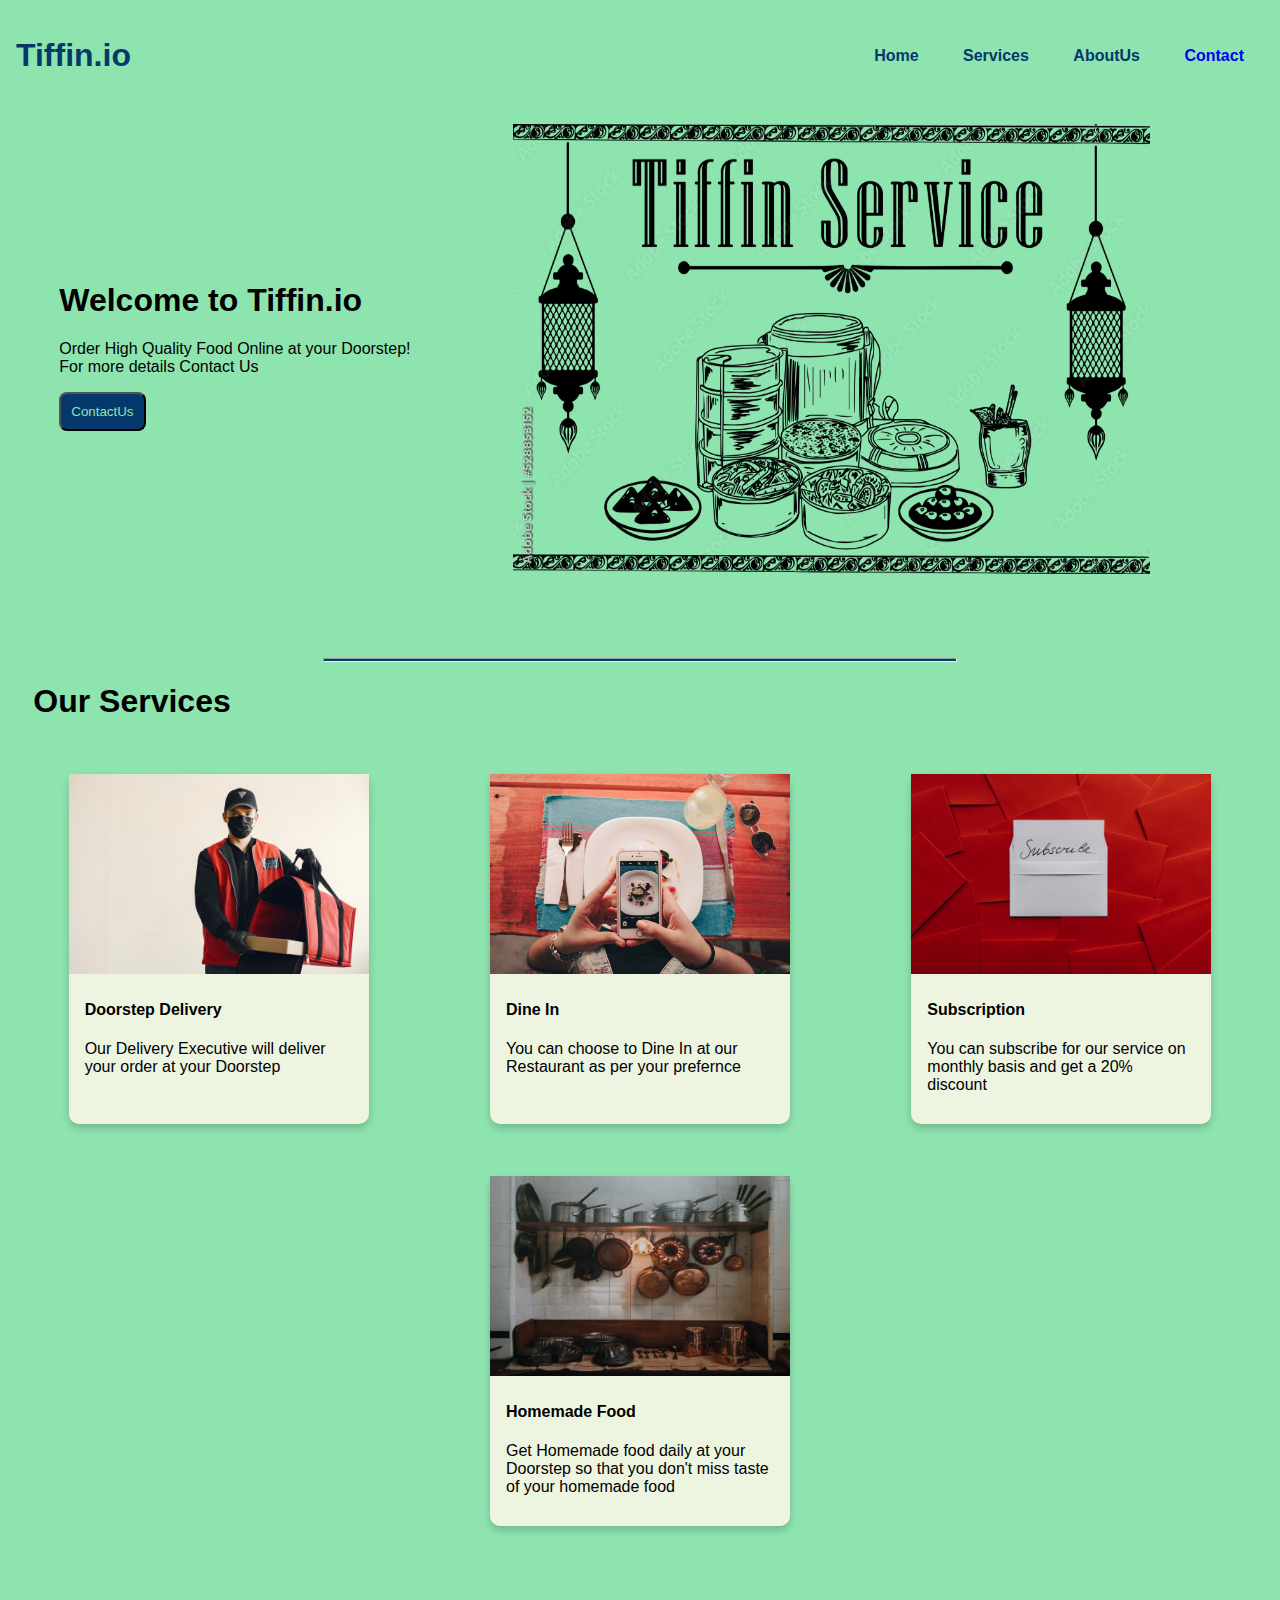
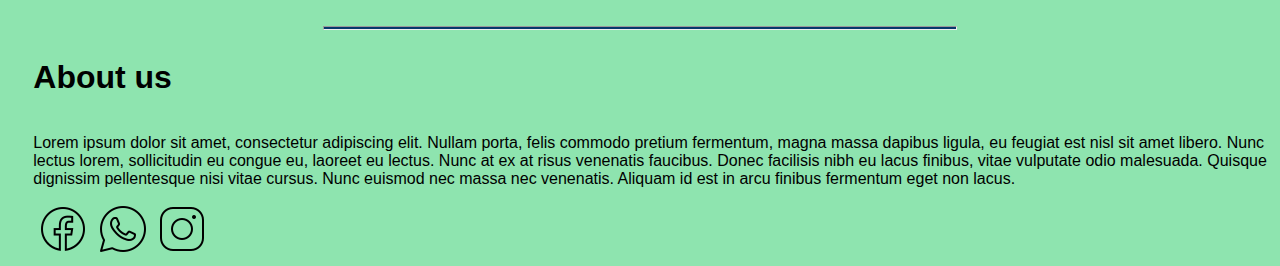
<file: index.html>
<!DOCTYPE html>
<html lang="en">
<head>
    <meta charset="UTF-8">
    <meta http-equiv="X-UA-Compatible" content="IE=edge">
    <meta name="viewport" content="width=device-width, initial-scale=1.0">
    <title>Tiffin</title>
    <link rel="stylesheet" href="style.css">
</head>
<body>
    <div>
        <div class="nav-bar">
            <h1>Tiffin.io</h1>
            <nav>
                <ul>
                    <a><li>Home</li></a>
                    <a><li>Services</li></a>
                    <a><li>AboutUs</li></a>
                    <a href="contact.html"><li>Contact</li></a>
                </ul>
            </nav>
        </div>
        <div class="conatiner">
            <div class="left">
                <h1>Welcome to Tiffin.io</h1>
                <p>Order High Quality Food Online at your 
                    Doorstep! </br> For more details Contact Us
                </p>
                <a href="contact.html"><button class="btn">ContactUs</button></a>
            </div>
            <div class="right">
               <img src="image1.png" />
            </div>
        </div>
        <hr/>
        <div class="services-title">
        <h1 >Our Services</h1>
    </div>
        <div class="services">
            <div class="card">
                <img src="delivery.jpg" alt="Avatar" style="width:100%">
                <div class="container-1">
                  <h4><b>Doorstep Delivery</b></h4>
                  <p>Our Delivery Executive will 
                    deliver your order at your Doorstep 
                  </p>
                </div>
            </div>
            <div class="card">
                <img src="dinein.jpg" alt="Avatar" style="width:100%">
                <div class="container-1">
                  <h4><b>Dine In</b></h4>
                  <p>You can choose to Dine In at our 
                    Restaurant as per your prefernce
                  </p>
                </div>
            </div>
            <div class="card">
                <img src="sub.jpg" alt="Avatar" style="width:100%">
                <div class="container-1">
                  <h4><b>Subscription</b></h4>
                  <p>You can subscribe for our service 
                    on monthly basis and get a 20% discount
                  </p>
                </div>
            </div>
            <div class="card">
                <img src="kitchen.jpg" alt="Avatar" style="width:100%">
                <div class="container-1">
                  <h4><b>Homemade Food</b></h4>
                  <p>Get Homemade food daily at your Doorstep
                    so that you don't miss taste of your homemade 
                    food
                  </p>
                </div>
            </div>

        </div>
        <hr/>
        <div class="aboutus">
            <div class="abt"><h1>About us</h1></div>
            <p>Lorem ipsum dolor sit amet, consectetur adipiscing elit. 
            Nullam porta, felis commodo pretium fermentum, 
            magna massa dapibus ligula, eu feugiat est nisl sit amet libero. 
            Nunc lectus lorem, sollicitudin eu congue eu, 
            laoreet eu lectus. Nunc at ex at risus venenatis faucibus. 
            Donec facilisis nibh eu lacus finibus, 
            vitae vulputate odio malesuada. 
            Quisque dignissim pellentesque nisi vitae cursus. 
            Nunc euismod nec massa nec venenatis. 
            Aliquam id est in arcu finibus fermentum eget non lacus.</p>
        </div>
        <div class="social">
            <span><img src="fb.png"/></span>
            <span><img src="wp.png"/></span>
            <span><img src="insta.png"/></span>
        </div>
    </div>
    
</body>
</html>
</file>
<file: style.css>
body{
    background-color: #8ee4af;
    font-family:'Gill Sans', 'Gill Sans MT', Calibri, 'Trebuchet MS', sans-serif  
}

.nav-bar li{
    display: inline-block;
    list-style: none;
    padding: 0 20px; 
    font-weight:bold;
}

a{
    list-style: none;
}

.nav-bar{
    display: flex;
    justify-content: space-between;
    align-items: center;
    padding: 8px 8px;
    color: #05386b;
    margin-bottom: 10px;
}

.nav-bar li:hover {
    color: royalblue;
}

.conatiner{
    display: flex;
    justify-content: space-around;
    align-items: center;
    flex-wrap: wrap;
}

.right{
    margin-top: 10px;
}

.right img{
    width: 90%;
    height: 450px;
}

button{
    padding: 10px;
    border-radius: 8px;
    background-color: #05386b;
    color: #8ee4af;
}

button:hover{
    background-color:antiquewhite;
}

.services-title{
    margin-left: 2%;
}

.card {
  box-shadow: 0 4px 8px 0 rgba(0,0,0,0.2);
  transition: 0.3s;
  height: 350px;
  width: 300px;
  border-radius: 10px;
  margin: 20px;
  background-color: #edf5e1;
  color: black;
  margin-top: 2rem;
}

.card:hover {
  box-shadow: 0 8px 16px 0 rgba(8, 8, 8, 0.2);
}

.container-1 {
  padding: 2px 16px;
}

.services{
    display: flex;
    justify-content: space-around;
    flex-wrap: wrap;
}

hr{
    margin-top: 5rem;
    width: 50%;
    height: 2px;
    color: #05386b;
    background-color: #05386b;
}

.aboutus{
    display: flex;
    flex-direction: column;
    justify-content: space-around;
    margin-left: 2%;
}
 
.social{
    align-items: center;
    margin-left: 2%;
}

span{
    margin-left: 5px;
}

.services img{
    height: 200px;
    width: 100%;
}
</file>
